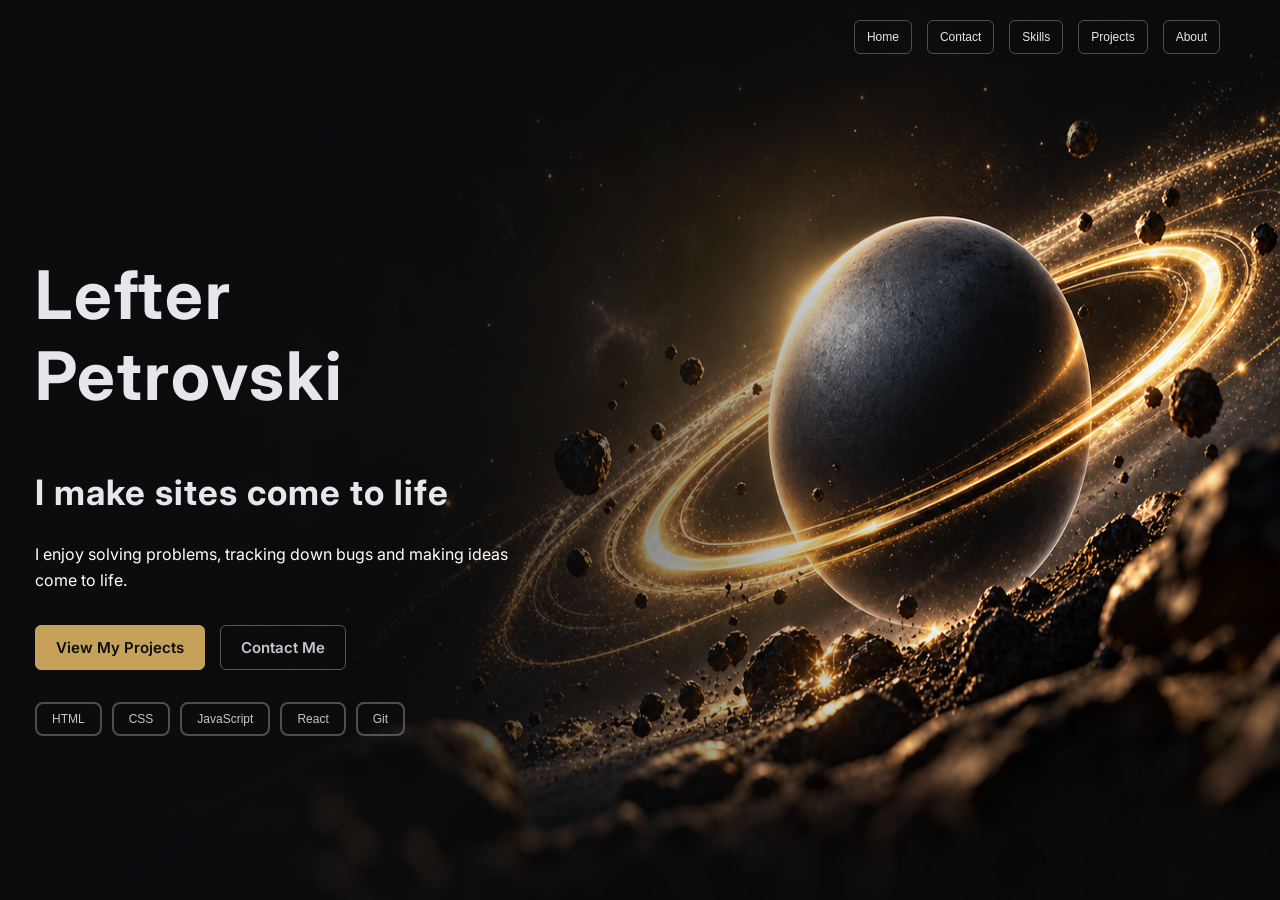
<file: index.html>
<!doctype html>
<html lang="en">
  <head>
    <meta charset="UTF-8" />
    <meta name="viewport" content="width=device-width, initial-scale=1.0" />
    <link rel="stylesheet" href="style.css" />

    <link rel="preconnect" href="https://fonts.googleapis.com" />
    <link rel="preconnect" href="https://fonts.gstatic.com" crossorigin />
    <link
      href="https://fonts.googleapis.com/css2?family=Inter:wght@400;500;600;700&display=swap"
      rel="stylesheet"
    />

    <title>Lefter's Portfolio</title>
  </head>

  <body>
    <header>
      <nav>
        <a href="index.html">Home</a>

        <a href="contact.html">Contact</a>

        <a href="skills.html">Skills</a>

        <a href="projects.html">Projects</a>

        <a href="about.html">About</a>
      </nav>
    </header>
    <main>
      <section class="hero">
        <div class="hero-content">
          <h1>
            Lefter <br />
            Petrovski
          </h1>
          <h2>I make sites come to life</h2>
          <p class="intro">
            I enjoy solving problems, tracking down bugs and making ideas come
            to life.
          </p>

          <div class="hero-buttons">
            <a href="projects.html" class="btn btn-primary">
              View My Projects
            </a>

            <a href="contact.html" class="btn btn-secondary"> Contact Me </a>
          </div>

          <div class="tech-tags">
            <a href="skills.html" class="tag" data-level="70%"> HTML </a>
            <a href="skills.html" class="tag" data-level="68%"> CSS </a>
            <a href="skills.html" class="tag" data-level="15%"> JavaScript </a>
            <a href="skills.html" class="tag" data-level="30%"> React </a>
            <a href="skills.html" class="tag" data-level="35%"> Git </a>
          </div>
        </div>
      </section>
    </main>
  </body>
</html>
</file>
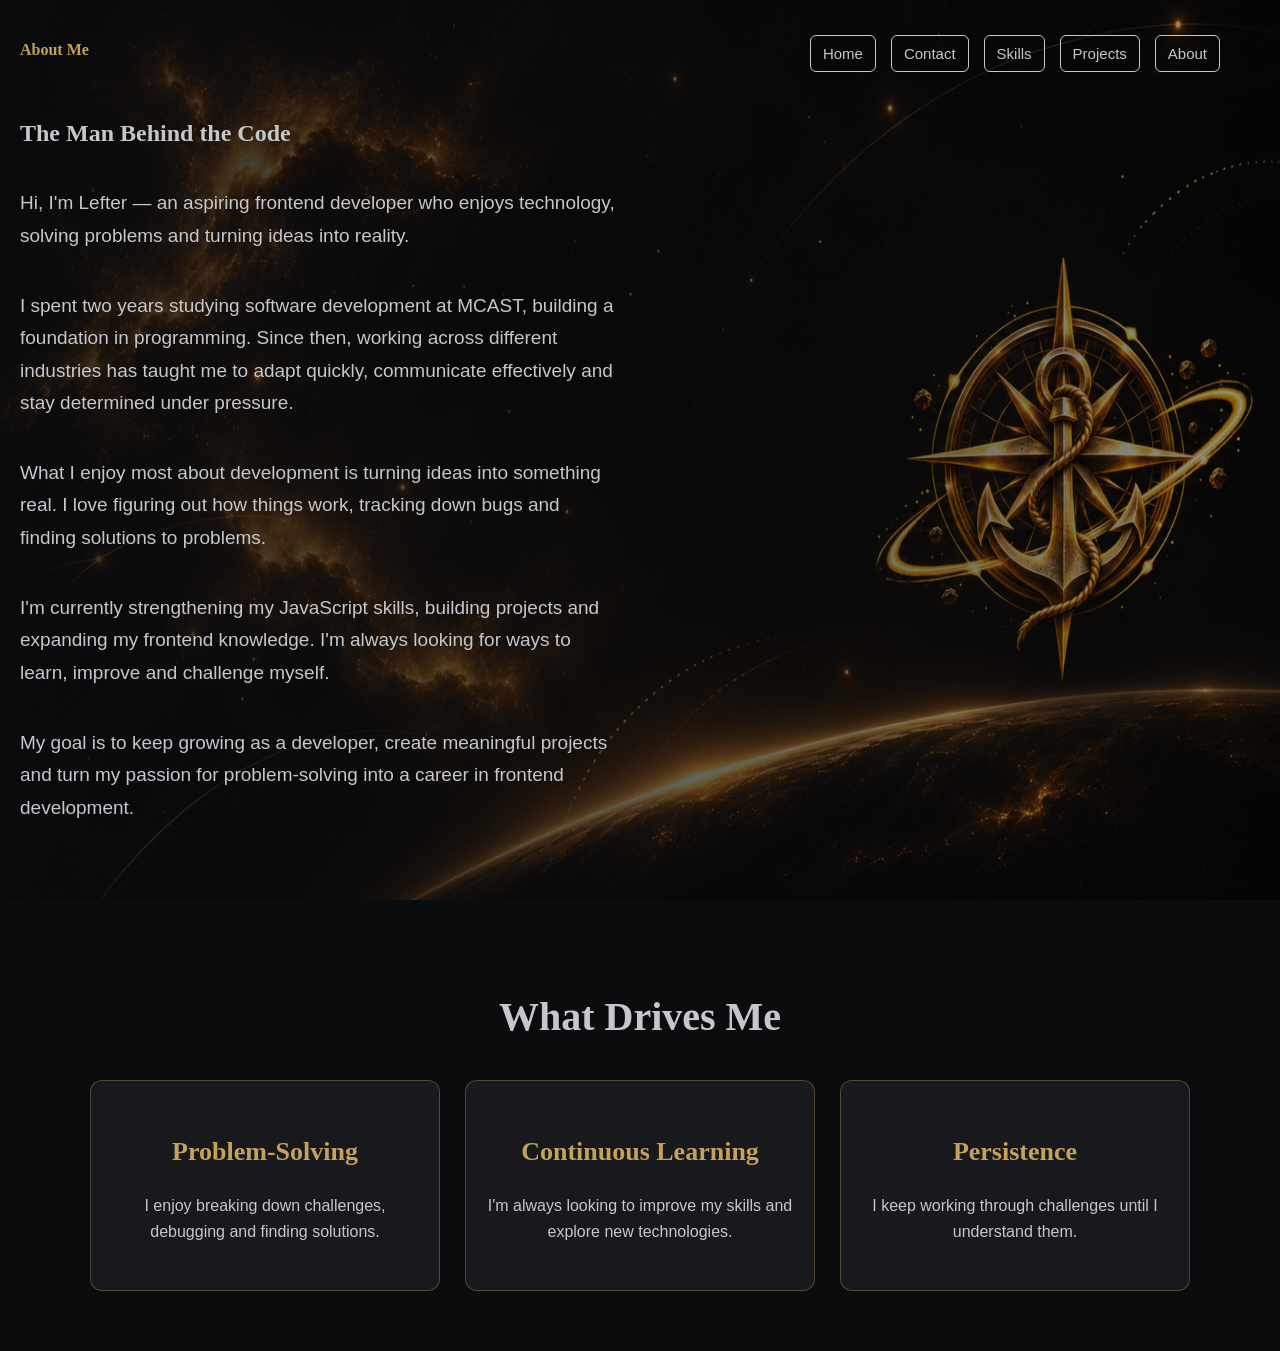
<file: about.html>
<!doctype html>
<html lang="en">
  <head>
    <meta charset="UTF-8" />
    <meta name="viewport" content="width=device-width, initial-scale=1.0" />
    <link rel="stylesheet" href="about.css" />
    <title>Lefter's Info</title>
  </head>

  <body>
    <header>
      <nav>
        <a href="index.html">Home</a>
        <a href="contact.html">Contact</a>
        <a href="skills.html">Skills</a>
        <a href="projects.html">Projects</a>
        <a href="about.html">About</a>
      </nav>
    </header>

    <main>
      <section class="about">
        <h4>About Me</h4>

        <h2>The Man Behind the Code</h2>

        <p>
          Hi, I'm Lefter — an aspiring frontend developer who enjoys technology,
          solving problems and turning ideas into reality.
        </p>

        <p>
          I spent two years studying software development at MCAST, building a
          foundation in programming. Since then, working across different
          industries has taught me to adapt quickly, communicate effectively and
          stay determined under pressure.
        </p>

        <p>
          What I enjoy most about development is turning ideas into something
          real. I love figuring out how things work, tracking down bugs and
          finding solutions to problems.
        </p>

        <p>
          I'm currently strengthening my JavaScript skills, building projects
          and expanding my frontend knowledge. I'm always looking for ways to
          learn, improve and challenge myself.
        </p>

        <p>
          My goal is to keep growing as a developer, create meaningful projects
          and turn my passion for problem-solving into a career in frontend
          development.
        </p>
      </section>
      <section class="drives">
        <h2>What Drives Me</h2>

        <div class="drives-container">
          <div class="drive-card">
            <h3>Problem-Solving</h3>
            <p>
              I enjoy breaking down challenges, debugging and finding solutions.
            </p>
          </div>

          <div class="drive-card">
            <h3>Continuous Learning</h3>
            <p>
              I'm always looking to improve my skills and explore new technologies.
            </p>
          </div>

          <div class="drive-card">
            <h3>Persistence</h3>
            <p>
                I keep working through challenges until I understand them.
            </p>
          </div>
      </section>
    </main>
  </body>
</html>
</file>
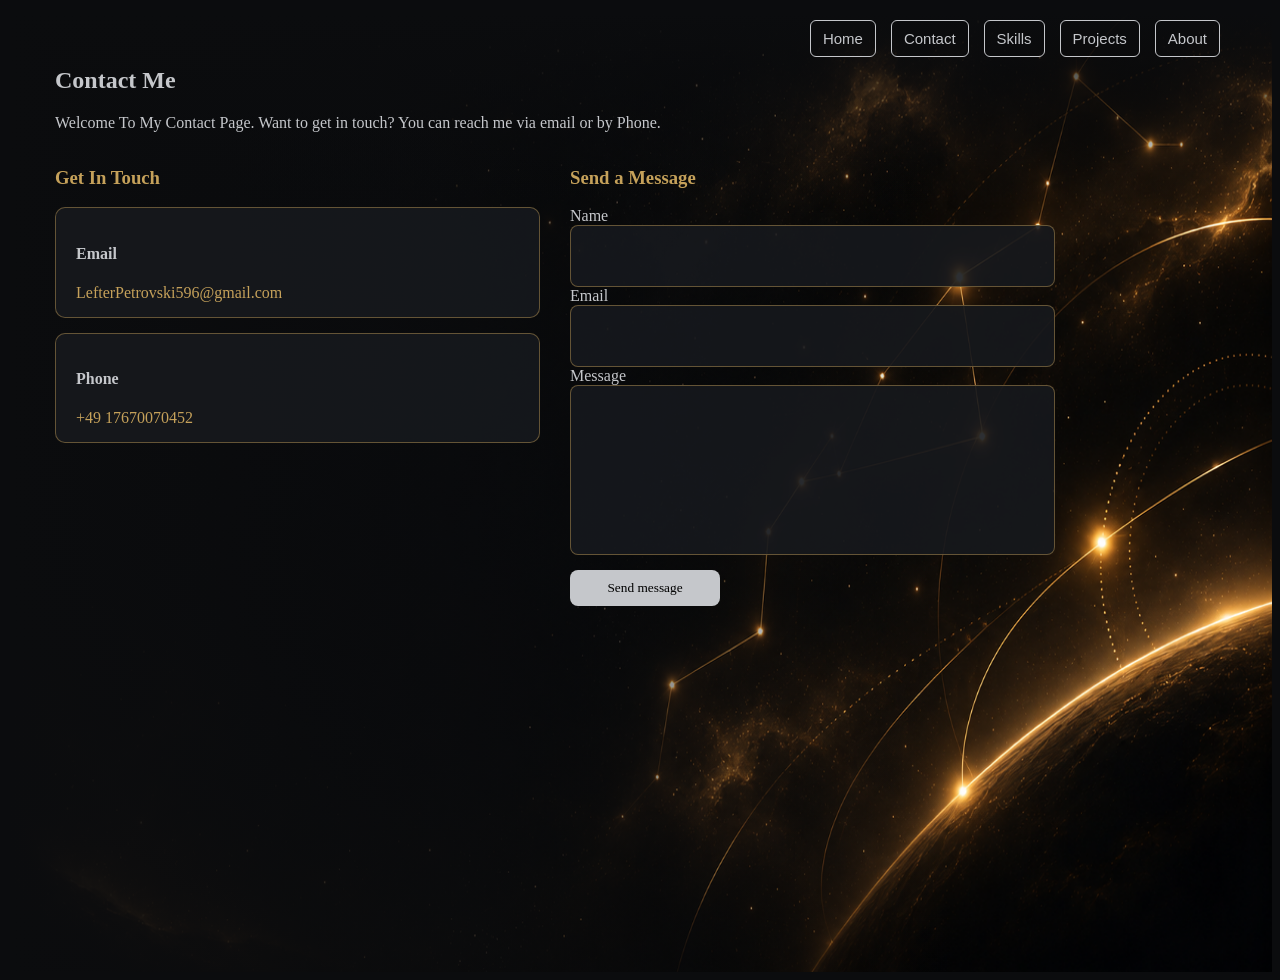
<file: contact.html>
<!doctype html>
<html lang="en">
  <head>
    <meta charset="UTF-8" />
    <meta name="viewport" content="width=device-width, initial-scale=1.0" />
    <link rel="stylesheet" href="contact.css" />
    <title>Lefter's Portfolio</title>
  </head>

  <body>
    <header>
      <nav>
        <a href="index.html">Home</a>
        <a href="contact.html">Contact</a>

        <a href="skills.html">Skills</a>

        <a href="projects.html">Projects</a>

        <a href="about.html">About</a>
      </nav>
    </header>
    <main>
      <section id="contact">
        <h2>Contact Me</h2>
        <p>
          Welcome To My Contact Page. Want to get in touch? You can reach me via
          email or by Phone.
        </p>
        <div class="contact-layout">
          <div class="contact-direct">
            <h3>Get In Touch</h3>

            <div class="contact-method">
              <h4>Email</h4>
              <a href="mailto:LefterPetrovski596@gmail.com"
                >LefterPetrovski596@gmail.com</a
              >
            </div>

            <div class="contact-method">
              <h4>Phone</h4>
              <a href="tel:+4917670070452">+49 17670070452</a>
            </div>
          </div>
          <div class="contact-form">
            <h3>Send a Message</h3>

            <form
              id="contact-form"
              action="https://formspree.io/f/mjywvrny"
              method="POST"
            >
              <label for="name">Name</label>
              <input type="text" id="name" name="name" required />

              <label for="email">Email</label>
              <input type="email" id="email" name="email" required />

              <label for="message">Message</label>
              <textarea id="message" name="message" required></textarea>

              <button type="submit">Send message</button>
            </form>
          </div>
        </div>
      </section>
      <div id="form-notification" class="notification">
        <h3>Thank you for your message!</h3>
        <p>Thanks for reaching out. I'll get back to you soon.</p>
      </div>
    </main>
    <script src="script.js"></script>
  </body>
</html>
</file>
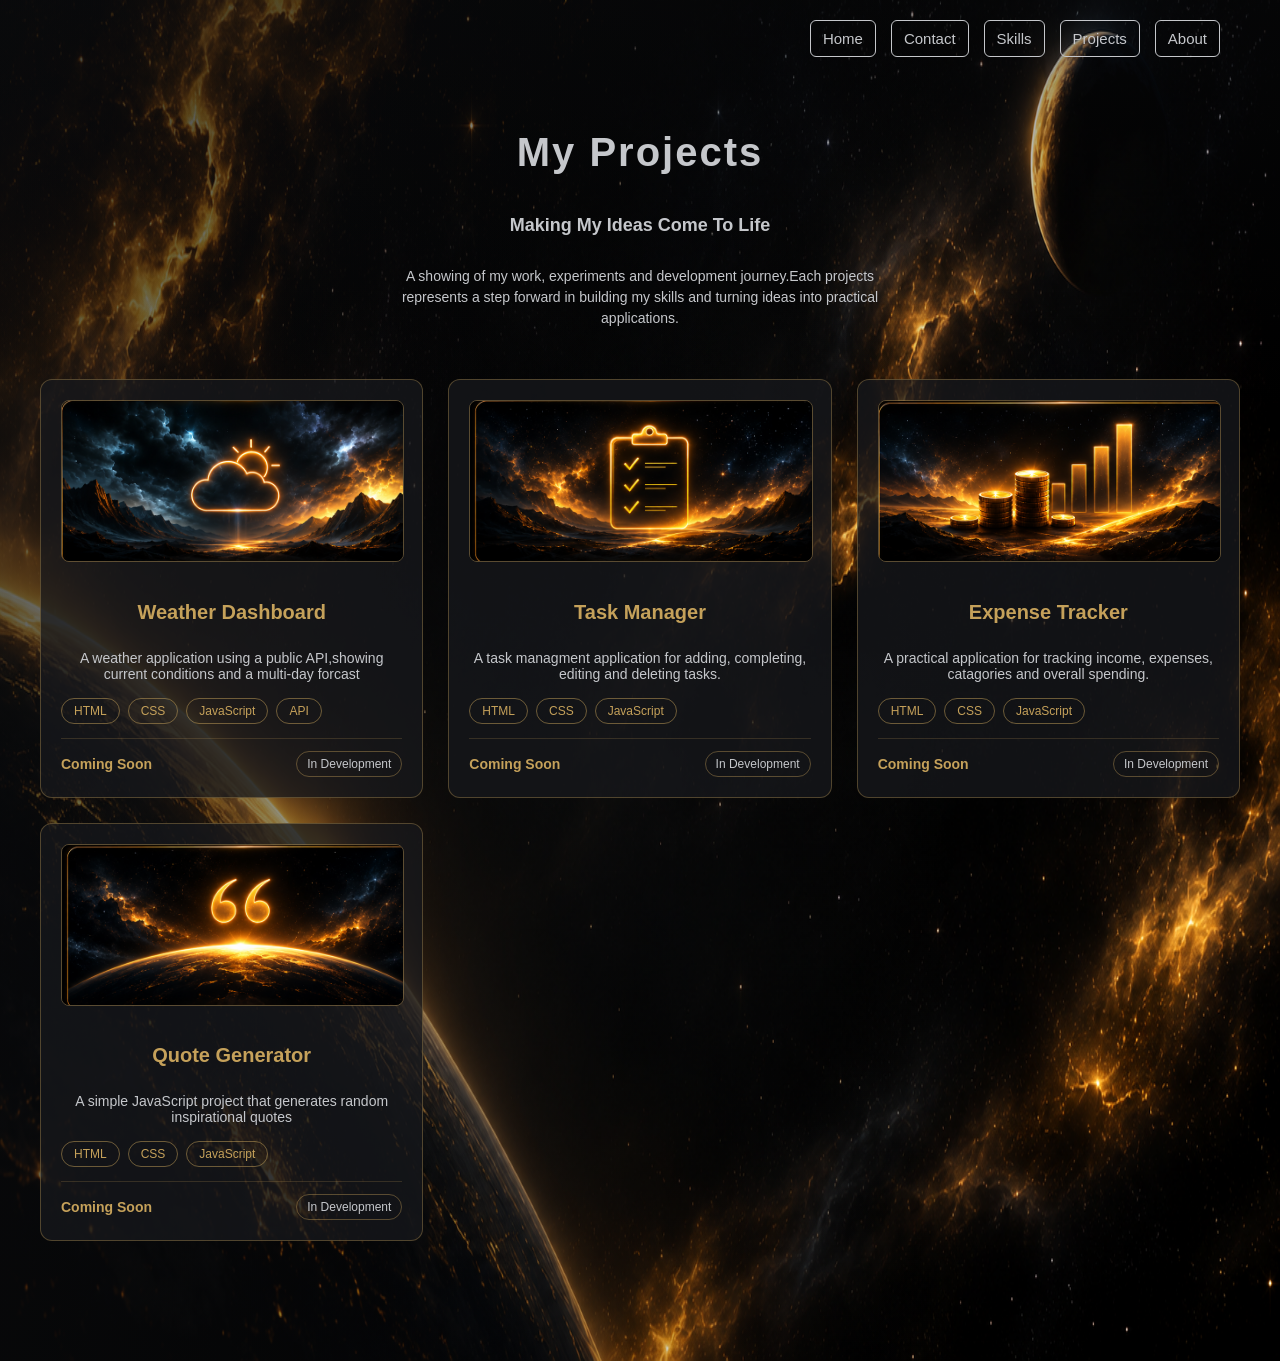
<file: projects.html>
<!doctype html>
<html lang="en">
  <head>
    <meta charset="UTF-8" />
    <meta name="viewport" content="width=device-width, initial-scale=1.0" />
    <title>Lefter's Portfolio</title>
    <link rel="stylesheet" href="projects.css" />
  </head>

  <body>
    <header>
      <nav>
        <a href="index.html">Home</a>
        <a href="contact.html">Contact</a>
        <a href="skills.html">Skills</a>
        <a href="projects.html">Projects</a>
        <a href="about.html">About</a>
      </nav>
    </header>

    <main>
      <section id="projects">
        <h2>My Projects</h2>
        <h3>Making My Ideas Come To Life</h3>
        <p>
          A showing of my work, experiments and development journey.Each
          projects represents a step forward in building my skills and turning
          ideas into practical applications.
        </p>
        <div class="projects-container">
          <div class="project">
            <img
               src="images/weather-dashboard-placeholder.png"
               alt="Project preview coming soon"
               class="project-image"
            />
            <h4>Weather Dashboard</h4>
            <p>
              A weather application using a public API,showing current
              conditions and a multi-day forcast
            </p>
            <div class="project-labels">
                <span class="project-label">HTML</span>
                <span class="project-label">CSS</span>
                <span class="project-label">JavaScript</span>
                <span class="project-label">API</span>
            </div>
                <div class="project-footer">
                  <span class="project-status">Coming Soon</span>
                  <span class="project-progress">In Development</span>
                </div>
          </div>

          <div class="project">
            <img
              src="images/task-manager-placeholder.png"
              alt="Project preview coming soon"
              class="project-image"
            />
            <h4>Task Manager</h4>
            <p>
              A task managment application for adding, completing, editing and
              deleting tasks.
            </p>
            <div class="project-labels">
                <span class="project-label">HTML</span>
                <span class="project-label">CSS</span>
                <span class="project-label">JavaScript</span>
            </div>
                <div class="project-footer">
                  <span class="project-status">Coming Soon</span>
                  <span class="project-progress">In Development</span>
                </div>
          </div>

          <div class="project">
            <img
                src="images/expense-tracker-placeholder.png"
                alt="Project preview coming soon"
                class="project-image"
            />
            <h4>Expense Tracker</h4>
            <p>
              A practical application for tracking income, expenses, catagories
              and overall spending.
            </p>
            <div class="project-labels">
                <span class="project-label">HTML</span>
                <span class="project-label">CSS</span>
                <span class="project-label">JavaScript</span>
            </div>
                <div class="project-footer">
                  <span class="project-status">Coming Soon</span>
                  <span class="project-progress">In Development</span>
                </div>
          </div>

          <div class="project">
            <img
                src="images/quote-generator-placeholder.png"
                alt="Project preview coming soon"
                class="project-image"
            />
            <h4>Quote Generator</h4>
            <p>
              A simple JavaScript project that generates random inspirational
              quotes
            </p>
            <div class="project-labels">
                <span class="project-label">HTML</span>
                <span class="project-label">CSS</span>
                <span class="project-label">JavaScript</span>
            </div>
                <div class="project-footer">
                  <span class="project-status">Coming Soon</span>
                  <span class="project-progress">In Development</span>
                </div>
          </div>

         
      </section>

    </main>
  </body>
</html>
</file>
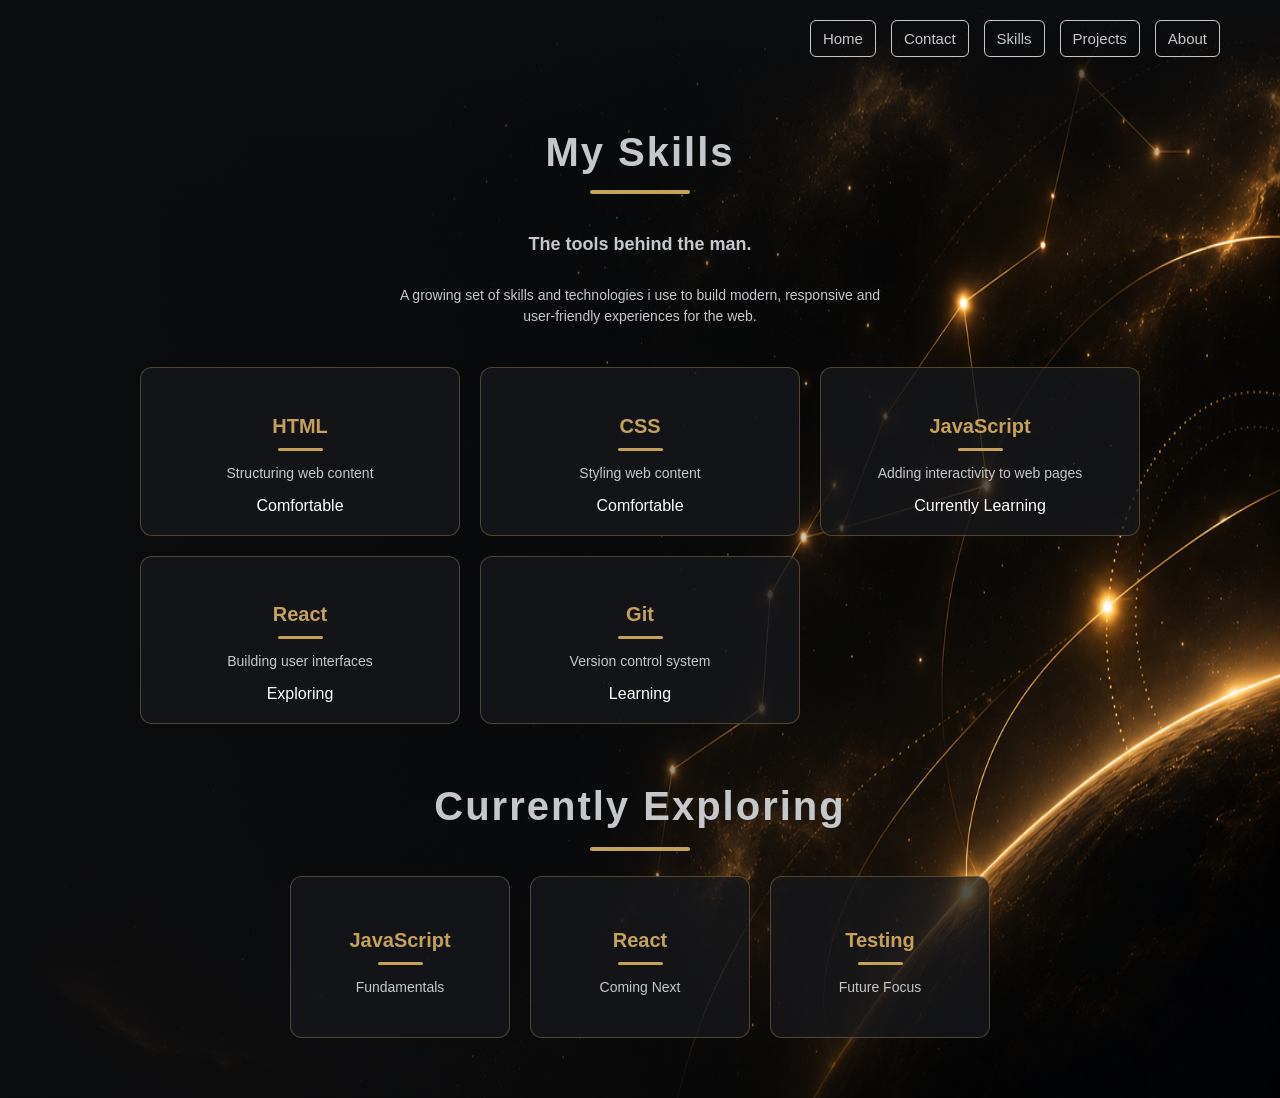
<file: skills.html>
<!doctype html>
<html lang="en">
  <head>
    <meta charset="UTF-8" />
    <meta name="viewport" content="width=device-width, initial-scale=1.0" />
    <title>Lefter's Portfolio</title>
    <link rel="stylesheet" href="skills.css" />
  </head>

  <body>
    <header>
      <nav>
        <a href="index.html">Home</a>
        <a href="contact.html">Contact</a>
        <a href="skills.html">Skills</a>
        <a href="projects.html">Projects</a>
        <a href="about.html">About</a>
      </nav>
    </header>

    <main>
      <section id="skills">
        <h2>My Skills</h2>
        <h3>The tools behind the man.</h3>
        <p>
          A growing set of skills and technologies i use to build modern,
          responsive and user-friendly experiences for the web.
        </p>
        <div class="skills-container">
          <div class="skill">
            <h4>HTML</h4>
            <p>Structuring web content</p>
            <div class="skill-bar">
              <div class="skill-level">Comfortable</div>
            </div>
          </div>

          <div class="skill">
            <h4>CSS</h4>
            <p>Styling web content</p>
            <div class="skill-bar">
              <div class="skill-level">Comfortable</div>
            </div>
          </div>

          <div class="skill">
            <h4>JavaScript</h4>
            <p>Adding interactivity to web pages</p>
            <div class="skill-bar">
              <div class="skill-level">Currently Learning</div>
            </div>
          </div>

          <div class="skill">
            <h4>React</h4>
            <p>Building user interfaces</p>
            <div class="skill-bar">
              <div class="skill-level">Exploring</div>
            </div>
          </div>

          <div class="skill">
            <h4>Git</h4>
            <p>Version control system</p>
            <div class="skill-bar">
              <div class="skill-level">Learning</div>
            </div>
          </div>
        </div>
      </section>

      <section id="exploring">
        <h2>Currently Exploring</h2>
        <div class="exploring-container">
          <div class="exploring-item">
            <h4>JavaScript</h4>
            <p>Fundamentals</p>
          </div>

          <div class="exploring-item">
            <h4>React</h4>
            <p>Coming Next</p>
          </div>

          <div class="exploring-item">
            <h4>Testing</h4>
            <p>Future Focus</p>
          </div>
        </div>
      </section>
    </main>
  </body>
</html>
</file>
<file: style.css>
:root {
  --color-bg: #0b0c0e;
  --color-surface: #17191d;
  --color-silver: #c5c7cb;
  --color-gold: #c5a15a;
  --color-text: #f2f0ea;
  --color-muted: #9b9da3;
}

body {
  margin: 0;
  min-height: 100vh;
  background: var(--color-bg);
  background-image: radial-gradient(
    ellipse at 50% 45%,
    rgba(197, 161, 90, 0.25),
    transparent 55%
  );
  color: white;
  font-family: "Inter", sans-serif;
  background-repeat: no-repeat;
}

header {
  padding: 15px 40px;
  background: transparent;
  position: absolute;
  top: 0;
  left: 0;
  width: 100%;
  box-sizing: border-box;
  z-index: 10;
}

h1 {
  margin-top: 0;
  text-align: left;
  color: #e5e7eb;
  font-size: 67px;
  transition: color 0.3s ease;
  letter-spacing: 2px;
  font-family: "Inter", sans-serif;
}

h2 {
  margin-top: 35px;
  text-align: left;
  color: #e5e7eb;
  font-size: 35px;
  letter-spacing: 1px;
  font-family: "Inter", sans-serif;
}

nav {
  display: flex;
  justify-content: flex-end;
  gap: 15px;
  padding: 5px 20px;
}

nav a {
  color: #e5e7eb;
  text-decoration: none;
  font-size: 12px;
  padding: 9px 12px;
  border: 1px solid rgba(229, 231, 235, 0.3);
  border-radius: 6px;
  transition: color 0.3s ease;
  font-family: "Gill Sans", "Gill Sans MT", Calibri, "Trebuchet MS", sans-serif;
  font-weight: 500;
}

nav a:hover {
  color: var(--color-gold);
  border-color: var(--color-gold);
  background-color: rgba(197, 161, 90, 0.08);
  box-shadow: 0 0 15px rgba(197, 161, 90, 0.12);
}

h1:hover {
  color: var(--color-gold);
}

.hero {
  background-image:
    linear-gradient(to bottom, var(--color-bg) 0%, transparent 20%),
    linear-gradient(
      to right,
      var(--color-bg) 0%,
      rgba(11, 12, 14, 0.75) 35%,
      transparent 75%
    ),
    url("images/Golden Rings Over a Shadowed Planet.png");

  min-height: 100vh;
  height: auto;
  padding-bottom: 60px;

  background-repeat: no-repeat;
  background-size: 100% 100%;
  background-position: center right;
  width: 100%;
  max-width: none;
  margin: 0;
  display: flex;
  align-items: center;
  justify-content: flex-start;
  gap: 40px;
  text-align: center;
  padding: 0 35px;
  box-sizing: border-box;
}

.hero-content {
  flex: 0 1 40%;
  text-align: left;
  transform: translateY(45px);
}

.intro {
  max-width: 600px;
  margin: 20px 0;
  line-height: 1.6;
  text-align: left;
  font-family: "Inter", sans-serif;
}

.hero-buttons {
  display: flex;
  justify-content: left;
  align-items: center;
  gap: 15px;
  margin-top: 32px;
  font-family: "Inter", sans-serif;
}

.btn {
  align-items: center;
  justify-content: center;
  display: inline-flex;
  padding: 12px 20px;
  border-radius: 6px;
  font-size: 15px;
  font-weight: 600;
  text-decoration: none;
  transition: all 0.25s ease;
  border: 1px solid rgba(229, 231, 235, 0.3);
}

.btn-primary {
  background-color: var(--color-gold);
  color: #0b0c0e;
  border: 1px solid var(--color-gold);
  text-decoration: none;
}

.btn-primary:hover {
  background-color: transparent;
  color: var(--color-gold);
  border-color: var(--color-gold);
  box-shadow: 0 8px 24px rgba(197, 161, 90, 0.18);
  transform: translateY(-2px);
}

.btn-secondary {
  background: transparent;
  color: var(--color-silver);
  border: 1px solid rgba(197, 199, 203, 0.4);
  text-decoration: none;
}

.btn-secondary:hover {
  color: var(--color-gold);
  border-color: var(--color-gold);
  box-shadow: 0 8px 24px rgba(197, 161, 90, 0.18);
}

.tech-tags {
  display: flex;
  justify-content: left;
  align-items: center;
  gap: 15px;
  margin-top: 32px;
  gap: 10px;
}

.tech-tags a {
  text-decoration: none;
  color: var(--color-silver);
  padding: 8px 15px;
  font-size: 12px;
  border-radius: 8px;
  transition: all 0.25s ease;
  border: 2px solid rgba(229, 231, 235, 0.3);
  font-family: "Gill Sans", "Gill Sans MT", Calibri, "Trebuchet MS", sans-serif;
  transition: all 0.25s ease;
}

.tech-tags a:hover {
  color: var(--color-gold);
  border-color: var(--color-gold);
  box-shadow: 0 8px 24px rgba(197, 161, 90, 0.18);
}

.tech-tags .tag:hover::after {
  content: attr(data-level);
  display: inline-block;
  margin-left: 10px;
}

@media (max-width: 600px) {
  header {
    padding: 12px 10px;
  }

  nav {
    justify-content: center;
    flex-wrap: wrap;
    gap: 8px;
    padding: 5px;
  }

  nav a {
    font-size: 11px;
    padding: 8px 10px;
  }

  .hero {
    min-height: 100svh;
    height: auto;
    padding: 110px 22px 45px;
    background-position: 65% center;
    background-size: auto 100%;
    align-items: center;
  }

  .hero-content {
    flex: 1 1 100%;
    min-width: 0;
    transform: none;
  }

  h1 {
    font-size: clamp(42px, 11vw, 52px);
    letter-spacing: 1px;
  }

  h2 {
    font-size: 25px;
    margin-top: 22px;
  }

  .intro {
    font-size: 14px;
    line-height: 1.7;
  }

  .hero-buttons {
    flex-wrap: wrap;
    gap: 10px;
    margin-top: 24px;
  }

  .btn {
    font-size: 13px;
    padding: 11px 15px;
  }

  .tech-tags {
    flex-wrap: wrap;
    gap: 8px;
    margin-top: 25px;
  }

  .tech-tags a {
    font-size: 11px;
    padding: 7px 11px;
  }
}
</file>
<file: about.css>
:root {
  --color-bg: #0b0c0e;
  --color-surface: #17191d;
  --color-silver: #c5c7cb;
  --color-gold: #c5a15a;
  --color-text: #f2f0ea;
  --color-muted: #9b9da3;
  --color-accent: #2d2d2e;
}

header {
  padding: 15px 40px;
  background: transparent;
  position: absolute;
  top: 15px;
  left: 0;
  width: 100%;
  box-sizing: border-box;
  z-index: 10;
}

nav {
  display: flex;
  justify-content: flex-end;
  gap: 15px;
  padding: 5px 20px;
}

nav a {
  color: var(--color-silver);
  text-decoration: none;
  font-size: 15px;
  padding: 9px 12px;
  border: 1px solid var(--color-silver);
  border-radius: 6px;
  transition: color 0.3s ease;
  font-family: "Inter", sans-serif;
  font-weight: 500;
}

nav a:hover {
  color: var(--color-gold);
  border-color: var(--color-gold);
}

body {
  margin: 0;
  padding: 0;
  background-color: var(--color-bg);
  background-image: radial-gradient(
    ellipse at 50% 45%,
    rgba(197, 161, 90, 0.25),
    transparent 55%
  );
  background-repeat: no-repeat;
}

h4 {
  color: var(--color-gold);
  font-family: "Caveat", cursive;
}

h2 {
  color: var(--color-silver);
  font-family: "Caveat", cursive;
}

h2:hover {
  color: var(--color-gold);
}

.about {
  display: flex;
  flex-direction: column;
  align-items: flex-start;
  background-image:
    linear-gradient(to right, rgba(11, 12, 14, 0.85), rgba(11, 12, 14, 0.45)),
    url("images/Golden Nebula Over Planetary Horizon.png");
  background-repeat: no-repeat;
  width: 100%;
  box-sizing: border-box;
  background-position: center;
  justify-content: flex-start;
  min-height: 100vh;
  gap: 20px;
  background-size: 100% 100%;
  max-width: none;
  margin: 0;
  padding: 20px;
  color: var(--color-silver);
  font-family: "Caveat", cursive;
}

.about p {
  max-width: 600px;
  line-height: 1.7;
  font-size: 19px;
  margin: 0 0 18px;
  font-family: "Inter", sans-serif;
  color: var(--color-silver);
}

.drives {
  padding: 60px 40px;
  background-color: var(--color-bg);
  text-align: center;
}

.drives h2 {
  font-size: 40px;
  margin-bottom: 40px;
}

.drives-container {
  display: grid;
  grid-template-columns: repeat(3, 1fr);
  gap: 25px;
  max-width: 1100px;
  margin: 0 auto;
}

.drive-card {
  background-color: var(--color-surface);
  border: 1px solid rgba(197, 161, 90, 0.35);
  border-radius: 12px;
  padding: 30px 20px;
  transition:
    transform 0.3s ease,
    boder-color 0.3s ease;
}

.drive-card h3 {
  color: var(--color-gold);
  font-family: "Caveat", cursive;
  font-size: 26px;
}

.drive-card p {
  color: var(--color-silver);
  font-family: "Inter", sans-serif;
  line-height: 1.6;
}

.drive-card:hover {
  transform: translateY(-5px);
  border-color: var(--color-gold);
}

@media (max-width: 600px) {
  header {
    position: relative;
    top: 0;
    padding: 12px 10px;
  }

  nav {
    justify-content: center;
    flex-wrap: wrap;
    gap: 8px;
    padding: 5px;
  }

  nav a {
    font-size: 11px;
    padding: 8px 10px;
  }

  .about {
    min-height: auto;
    padding: 35px 22px 50px;
    gap: 15px;
    background-size: cover;
    background-position: 60% center;
  }

  .about p {
    font-size: 15px;
    line-height: 1.7;
    margin-bottom: 14px;
  }

  .drives {
    padding: 40px 20px;
  }

  .drives h2 {
    font-size: 32px;
    margin-bottom: 28px;
  }

  .drives-container {
    grid-template-columns: 1fr;
    gap: 18px;
  }

  .drive-card {
    padding: 24px 18px;
  }

  .drive-card h3 {
    font-size: 24px;
  }

  .drive-card p {
    font-size: 14px;
  }
}
</file>
<file: contact.css>
:root {
  --color-bg: #0b0c0e;
  --color-surface: #17191d;
  --color-silver: #c5c7cb;
  --color-gold: #c5a15a;
  --color-text: #f2f0ea;
  --color-muted: #9b9da3;
}

body {
  background-color: var(--color-bg);
  background-image: radial-gradient(
    ellipse at 50% 45%,
    rgba(197, 161, 90, 0.25),
    transparent 55%
  );
  background-repeat: no-repeat;
}

main {
  background-image:
    linear-gradient(to bottom, var(--color-bg) 0%, transparent 20%),
    linear-gradient(
      to right,
      var(--color-bg) 0%,
      rgba(11, 12, 14, 0.75) 35%,
      transparent 75%
    ),
    url("images/Golden Constellation Orbit in Deep Space.png");
  min-height: 100vh;
  height: auto;
  padding-bottom: 60px;

  background-repeat: no-repeat;
  background-size: 100% 100%;
  background-position: center right;
}

header {
  padding: 15px 40px;
  background: transparent;
  position: absolute;
  top: 0;
  left: 0;
  width: 100%;
  box-sizing: border-box;
  z-index: 10;
}

nav {
  display: flex;
  justify-content: flex-end;
  gap: 15px;
  padding: 5px 20px;
}

nav a {
  color: var(--color-silver);
  text-decoration: none;
  font-size: 15px;
  padding: 9px 12px;
  border: 1px solid var(--color-silver);
  border-radius: 6px;
  transition: color 0.3s ease;
  font-family: "Inter", sans-serif;
  font-weight: 100;
}

nav a:hover {
  color: var(--color-gold);
  border-color: var(--color-gold);
}

#contact {
  color: var(--color-silver);
  max-width: 1000px;
  margin: 12px 12px;
  padding: 35px;
  font-family: "Caveat", cursive;
}

.contact-method {
  background-color: rgba(23, 25, 29, 0.9);
  border: 1px solid rgba(197, 161, 90, 0.45);
  padding: 15px 20px;
  border-radius: 10px;
  margin-bottom: 15px;
  transition:
    transform 0.3s ease,
    border-color 0.3s ease,
    box-shadow 0.3s ease;
}

.contact-method:hover {
  color: var(--color-gold);
  box-shadow: 0 8px 24px rgba(197, 161, 90, 0.18);
  transform: translateY(-5px);
  border-color: var(--color-gold);
}

.contact-method a {
  color: var(--color-gold);
  text-decoration: none;
  font-weight: 100;
}

.contact-direct {
  flex: 1;
}

.contact-form {
  flex: 1;
}

.contact-layout {
  display: flex;
  gap: 30px;
}

form {
  display: flex;
  flex-direction: column;
}

input,
textarea {
  background-color: rgba(23, 25, 29, 0.9);
  color: var(--color-text);
  border: 1px solid rgba(197, 161, 90, 0.45);
  padding: 14px 12px;
  resize: none;
  border-radius: 8px;
  outline: none;
  font-family: "Inter", sans-serif;
  font-size: 14px;
  transition:
    border-color 0.3s ease,
    box-shadow 0.3s ease;
}

input {
  min-height: 32px;
}

textarea {
  min-height: 140px;
}

label {
  color: var(--color-silver);
  font-family: "Caveat", cursive;
  font-weight: 500;
}

h3 {
  color: var(--color-gold);
  font-family: "Caveat", cursive;
}

button {
  background-color: var(--color-silver);
  border-style: none;
  margin-top: 15px;
  padding: 10px;
  border-radius: 8px;
  cursor: pointer;
  font-family: "Caveat", cursive;
  max-width: 150px;
  transition:
    color 0.3s ease,
    background-color 0.3s ease;
}

button:hover {
  color: var(--color-gold);
  background-color: var(--color-surface);
}

.notification {
  opacity: 0;
  visibility: hidden;
  pointer-events: none;
  position: fixed;
  top: 50%;
  left: 50%;
  transform: translate(-50%, -50%) scale(0.95);
  background-color: rgba(23, 25, 29, 0.85);
  backdrop-filter: blur(12px);
  border: 1px solid rgba(197, 161, 90, 0.65);
  border-radius: 15px;
  padding: 25px 30px;
  width: 85%;
  max-width: 380px;
  text-align: center;
  box-shadow: 0 10px 40px rgba(0, 0, 0, 0.5);
  z-index: 1000;
  transition:
    opacity 0.35s ease,
    transform 0.35s ease,
    visibility 0s linear 0.35s;
}

.notification p {
  color: var(--color-silver);
}

.notification.show {
  opacity: 1;
  visibility: visible;
  pointer-events: auto;
  transform: translate(-50%, -50%) scale(1);
  transition-delay: 0s;
}

@media (max-width: 600px) {
  .contact-layout {
    flex-direction: column;
  }
  nav {
    justify-content: center;
    flex-wrap: wrap;
    gap: 8px;
    padding: 5px;
  }
  #contact {
    padding-top: 90px;
  }
}
</file>
<file: projects.css>
:root {
  --color-bg: #0b0c0e;
  --color-surface: #17191d;
  --color-silver: #c5c7cb;
  --color-gold: #c5a15a;
  --color-text: #f2f0ea;
  --color-muted: #9b9da3;
  --color-accent: #2d2d2e;
}

header {
  padding: 15px 40px;
  background: transparent;
  position: absolute;
  top: 0;
  left: 0;
  width: 100%;
  box-sizing: border-box;
  z-index: 10;
}

nav {
  display: flex;
  justify-content: flex-end;
  gap: 15px;
  padding: 5px 20px;
}

nav a {
  color: var(--color-silver);
  text-decoration: none;
  font-size: 15px;
  padding: 9px 12px;
  border: 1px solid var(--color-silver);
  border-radius: 6px;
  transition: color 0.3s ease;
  font-family: "Inter", sans-serif;
  font-weight: 100;
}

nav a:hover {
  color: var(--color-gold);
  border-color: var(--color-gold);
}

body {
  margin: 0;
  min-height: 100vh;
  background: var(--color-bg);
  background-image: radial-gradient(
    ellipse at 50% 45%,
    rgba(197, 161, 90, 0.25),
    transparent 55%
  );
  color: white;
  font-family: "Inter", sans-serif;
  background-repeat: no-repeat;
}

h2 {
  margin-top: 0;
  text-align: left;
  color: #e5e7eb;
  font-size: 67px;
  transition: color 0.3s ease;
  letter-spacing: 2px;
  font-family: "Inter", sans-serif;
}

#projects {
  min-height: auto;
  height: auto;
  padding-bottom: 60px;

  width: 100%;
  max-width: none;
  margin: 0;
  display: flex;
  align-items: center;
  justify-content: center;
  flex-direction: column;
  gap: 15px;
  text-align: center;
  padding: 130px 35px 60px;
  box-sizing: border-box;
}

main {
  background-image:
    linear-gradient(to bottom, rgba(11, 12, 14, 0.45) 0%, transparent 30%),
    linear-gradient(
      to right,
      rgba(11, 12, 14, 0.65) 0%,
      rgba(11, 12, 14, 0.35) 35%,
      transparent 75%
    ),
    url("images/Golden Nebula Over Glowing Worlds.png");
  min-height: 100vh;
  height: auto;
  padding-bottom: 60px;

  background-repeat: no-repeat;
  background-size: 100% 100%;
  background-position: center right;
}
.projects-container {
  display: grid;
  grid-template-columns: repeat(3, minmax(0, 1fr));
  gap: 25px;
  width: 100%;
  max-width: 1200px;
  margin: 20px auto 0;
}

.project {
  display: flex;
  flex-direction: column;
  height: 100%;
  box-sizing: border-box;
  border: 1px solid rgba(197, 161, 90, 0.35);
  border-radius: 12px;
  padding: 20px;
  min-height: 230px;
  background-color: rgba(23, 25, 29, 0.75);
  transition:
    transform 0.3s ease,
    border-color 0.3s ease,
    box-shadow 0.3s ease;
}

.project:hover {
  transform: translateY(-5px);
  border-color: var(--color-gold);
  box-shadow: 0 5px 20px rgba(197, 161, 90, 0.12);
}

.project-image {
  width: 100%;
  height: 160px;
  object-fit: cover;
  display: block;
}

.project-image {
  width: 100%;
  height: 160px;
  object-fit: cover;
  border-radius: 8px;
  border: 1px solid rgba(197, 161, 90, 0.4);
  margin-bottom: 12px;
}

.project h4 {
  color: var(--color-gold);
  font-size: 20px;
  margin-bottom: 12px;
  font-family: "Inter", sans-serif;
}

.project p {
  flex-grow: 1;
  color: var(--color-silver);
  font-size: 14px;
  margin-bottom: 16px;
  font-family: "Inter", sans-serif;
}

.project-label {
  display: inline-block;
  color: var(--color-gold);
  border: 1px solid rgba(197, 161, 90, 0.5);
  border-radius: 20px;
  padding: 5px 12px;
  font-size: 12px;
  font-weight: 500;
  font-family: "Inter", sans-serif;
}

.project-labels {
  display: flex;
  flex-wrap: wrap;
  gap: 8px;
  margin-bottom: 14px;
}

.project-footer {
  display: flex;
  justify-content: space-between;
  align-items: center;
  gap: 10px;
  flex-wrap: wrap;
  padding-top: 12px;
  border-top: 1px solid rgba(197, 161, 90, 0.2);
}

.project-status {
  color: var(--color-gold);
  font-size: 14px;
  font-weight: 600;
}

.project-progress {
  color: var(--color-silver);
  font-size: 12px;
  border: 1px solid rgba(197, 161, 90, 0.4);
  border-radius: 20px;
  padding: 5px 10px;
}

#projects h2 {
  margin: 0 0 25px;
  color: var(--color-silver);
  font-size: 40px;
}

#projects h3 {
  margin: 0 0 15px;
  color: var(--color-silver);
  font-size: 18px;
}

#projects > p {
  margin: 0 0 15px;
  color: var(--color-silver);
  font-size: 14px;
  max-width: 500px;
  line-height: 1.5;
}

@media (max-width: 768px) {
  header {
    position: relative;
    padding: 12px 10px;
  }

  nav {
    justify-content: center;
    flex-wrap: wrap;
    gap: 8px;
    padding: 5px;
  }

  nav a {
    font-size: 11px;
    padding: 8px 10px;
  }

  main {
    background-size: cover;
    background-position: 60% center;
  }

  #projects {
    padding: 45px 22px 50px;
  }

  #projects h2 {
    font-size: 36px;
  }

  .projects-container {
    grid-template-columns: 1fr;
    gap: 20px;
  }

  .project {
    height: auto;
    min-height: 0;
    padding: 18px;
  }

  .project-image {
    height: 180px;
  }

  .project h4 {
    font-size: 19px;
  }

  .project p {
    font-size: 14px;
    line-height: 1.6;
  }

  .project-footer {
    justify-content: space-between;
  }
}
</file>
<file: skills.css>
:root {
  --color-bg: #0b0c0e;
  --color-surface: #17191d;
  --color-silver: #c5c7cb;
  --color-gold: #c5a15a;
  --color-text: #f2f0ea;
  --color-muted: #9b9da3;
  --color-accent: #2d2d2e;
}

header {
  padding: 15px 40px;
  background: transparent;
  position: absolute;
  top: 0;
  left: 0;
  width: 100%;
  box-sizing: border-box;
  z-index: 10;
}

nav {
  display: flex;
  justify-content: flex-end;
  gap: 15px;
  padding: 5px 20px;
}

nav a {
  color: var(--color-silver);
  text-decoration: none;
  font-size: 15px;
  padding: 9px 12px;
  border: 1px solid var(--color-silver);
  border-radius: 6px;
  transition: color 0.3s ease;
  font-family: "Inter", sans-serif;
  font-weight: 100;
}

nav a:hover {
  color: var(--color-gold);
  border-color: var(--color-gold);
}

body {
  margin: 0;
  min-height: 100vh;
  background: var(--color-bg);
  background-image: radial-gradient(
    ellipse at 50% 45%,
    rgba(197, 161, 90, 0.25),
    transparent 55%
  );
  color: white;
  font-family: "Inter", sans-serif;
  background-repeat: no-repeat;
}

h2 {
  margin-top: 0;
  text-align: left;
  color: #e5e7eb;
  font-size: 67px;
  transition: color 0.3s ease;
  letter-spacing: 2px;
  font-family: "Inter", sans-serif;
}

#skills {
  min-height: auto;
  height: auto;
  padding-bottom: 60px;

  width: 100%;
  max-width: none;
  margin: 0;
  display: flex;
  align-items: center;
  justify-content: center;
  flex-direction: column;
  gap: 15px;
  text-align: center;
  padding: 130px 35px 60px;
  box-sizing: border-box;
}
main {
  background-image:
    linear-gradient(to bottom, var(--color-bg) 0%, transparent 20%),
    linear-gradient(
      to right,
      var(--color-bg) 0%,
      rgba(11, 12, 14, 0.75) 35%,
      transparent 75%
    ),
    url("images/Golden Constellation Orbit in Deep Space.png");
  min-height: 100vh;
  height: auto;
  padding-bottom: 60px;

  background-repeat: no-repeat;
  background-size: 100% 100%;
  background-position: center right;
}
.skills-container {
  display: grid;
  grid-template-columns: repeat(3, 1fr);
  gap: 20px;
  width: 100%;
  max-width: 1000px;
  margin: 10px auto 0;
}

.skill {
  border: 1px solid rgba(197, 161, 90, 0.35);
  border-radius: 12px;
  padding: 20px;
  background-color: rgba(23, 25, 29, 0.75);
  transition:
    transform 0.3s ease,
    border-color 0.3s ease,
    box-shadow 0.3s ease;
}

.skill:hover {
  transform: translateY(-5px);
  border-color: var(--color-gold);
  box-shadow: 0 5px 20px rgba(197, 161, 90, 0.12);
}

.skill h4 {
  color: var(--color-gold);
  font-size: 20px;
  margin-bottom: 12px;
  font-family: "Inter", sans-serif;
}

.skill p {
  color: var(--color-silver);
  font-size: 14px;
  margin-bottom: 16px;
  font-family: "Inter", sans-serif;
}

.skill-label {
  display: inline-block;
  color: var(--color-gold);
  border: 1px solid rgba(197, 161, 90, 0.5);
  border-radius: 20px;
  padding: 5px 12px;
  font-size: 12px;
  font-weight: 500;
  font-family: "Inter", sans-serif;
}

#skills h2 {
  margin: 0 0 25px;
  color: var(--color-silver);
  font-size: 40px;
}

#skills h3 {
  margin: 0 0 15px;
  color: var(--color-silver);
  font-size: 18px;
}

#skills > p {
  margin: 0 0 15px;
  color: var(--color-silver);
  font-size: 14px;
  max-width: 500px;
  line-height: 1.5;
}

#skills h2::after {
  content: "";
  display: block;
  width: 100px;
  height: 4px;
  background-color: var(--color-gold);
  margin: 15px auto 0;
  border-radius: 5px;
}

.skill h4::after {
  content: "";
  display: block;
  width: 45px;
  height: 3px;
  background: var(--color-gold);
  margin: 10px auto 0;
  border-radius: 5px;
}

#exploring {
  text-align: center;
}

.exploring-container {
  display: grid;
  grid-template-columns: repeat(3, 1fr);
  gap: 20px;
  width: 100%;
  max-width: 700px;
  margin: 0 auto;
}

.exploring-item {
  background-color: rgba(23, 25, 29, 0.75);
  border: 1px solid rgba(197, 161, 90, 0.35);
  border-radius: 12px;
  padding: 25px;
  text-align: center;
  transition:
    transform 0.3s ease,
    border-color 0.3s ease,
    box-shadow 0.3s ease;
}

#exploring h2 {
  margin: 0 0 25px;
  text-align: center;
  color: var(--color-silver);
  font-size: 40px;
  letter-spacing: 2px;
  font-family: "Inter", sans-serif;
}

#exploring h2::after {
  content: "";
  display: block;
  width: 100px;
  height: 4px;
  background-color: var(--color-gold);
  margin: 18px auto 0;
  border-radius: 5px;
}

.exploring-item h4::after {
  content: "";
  display: block;
  width: 45px;
  height: 3px;
  background: var(--color-gold);
  margin: 10px auto 0;
  border-radius: 5px;
}

.exploring-item:hover {
  transform: translateY(-5px);
  border-color: var(--color-gold);
  box-shadow: 0 5px 20px rgba(197, 161, 90, 0.12);
}

.exploring-item h4 {
  color: var(--color-gold);
  font-size: 20px;
  margin-bottom: 12px;
  font-family: "Inter", sans-serif;
}

.exploring-item p {
  color: var(--color-silver);
  font-size: 14px;
  margin-top: 10px;
  line-height: 1.5;
  font-family: "Inter", sans-serif;
}

@media (max-width: 768px) {
  header {
    position: relative;
    padding: 12px 10px;
  }

  nav {
    justify-content: center;
    flex-wrap: wrap;
    gap: 8px;
    padding: 5px;
  }

  nav a {
    font-size: 11px;
    padding: 8px 10px;
  }

  main {
    background-size: cover;
    background-position: 60% center;
  }

  #skills {
    padding: 45px 22px 50px;
  }

  #skills h2 {
    font-size: 36px;
  }

  .skills-container,
  .exploring-container {
    grid-template-columns: 1fr;
    gap: 16px;
  }

  .skill,
  .exploring-item {
    padding: 22px 18px;
  }

  #exploring {
    padding: 20px 22px 45px;
  }

  #exploring h2 {
    font-size: 32px;
  }
}
</file>
